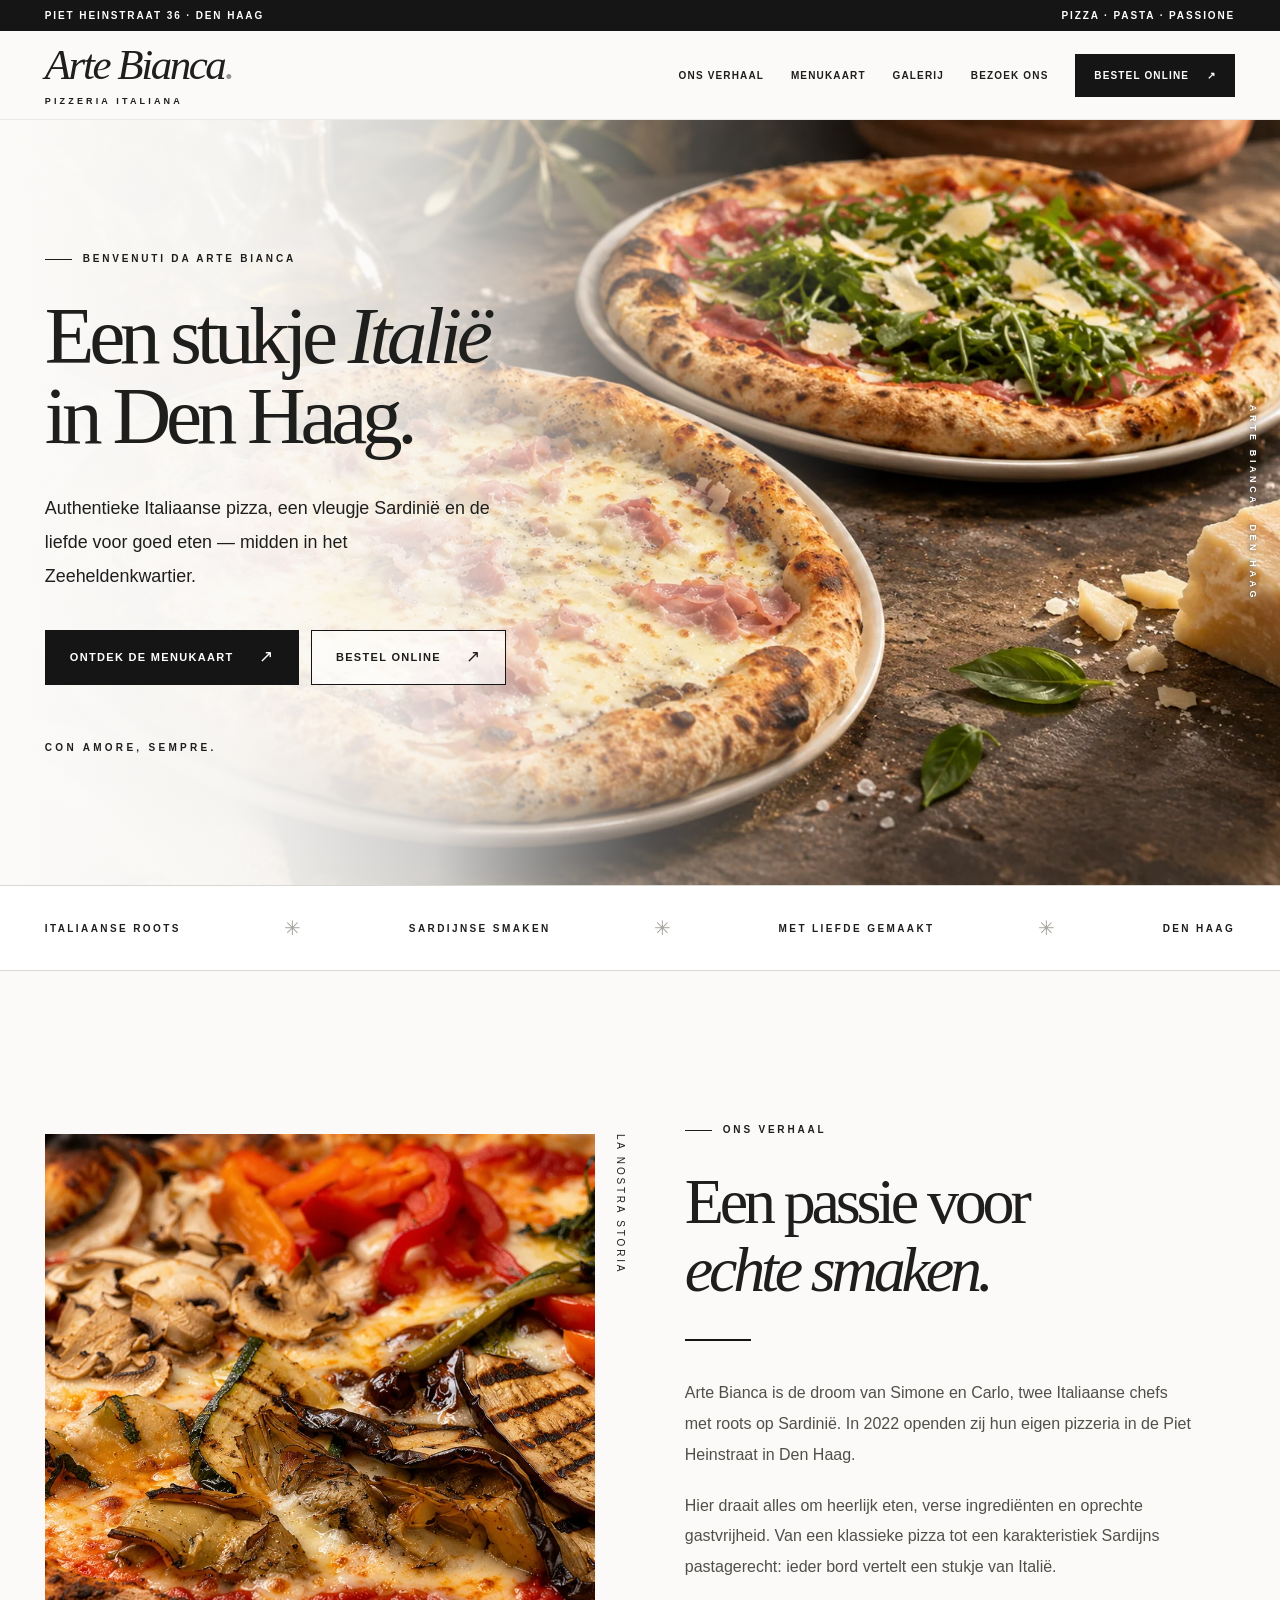
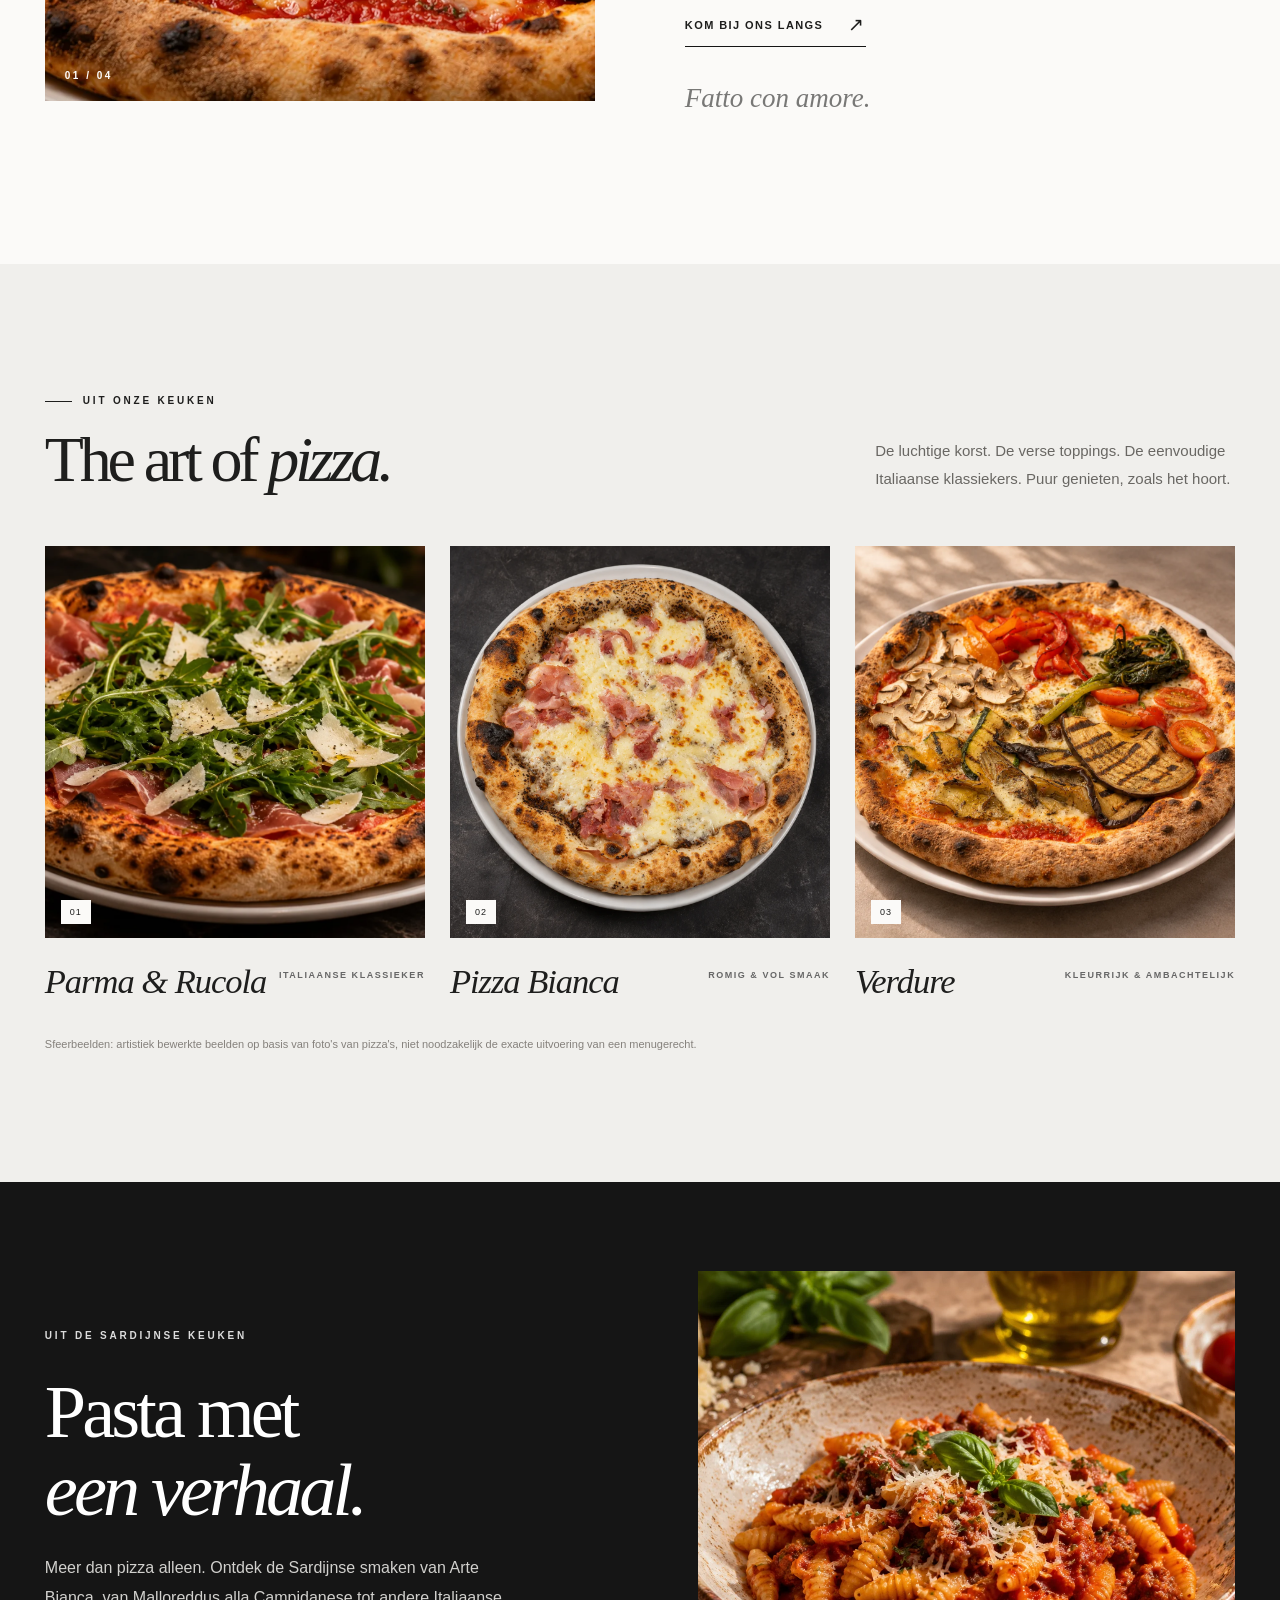
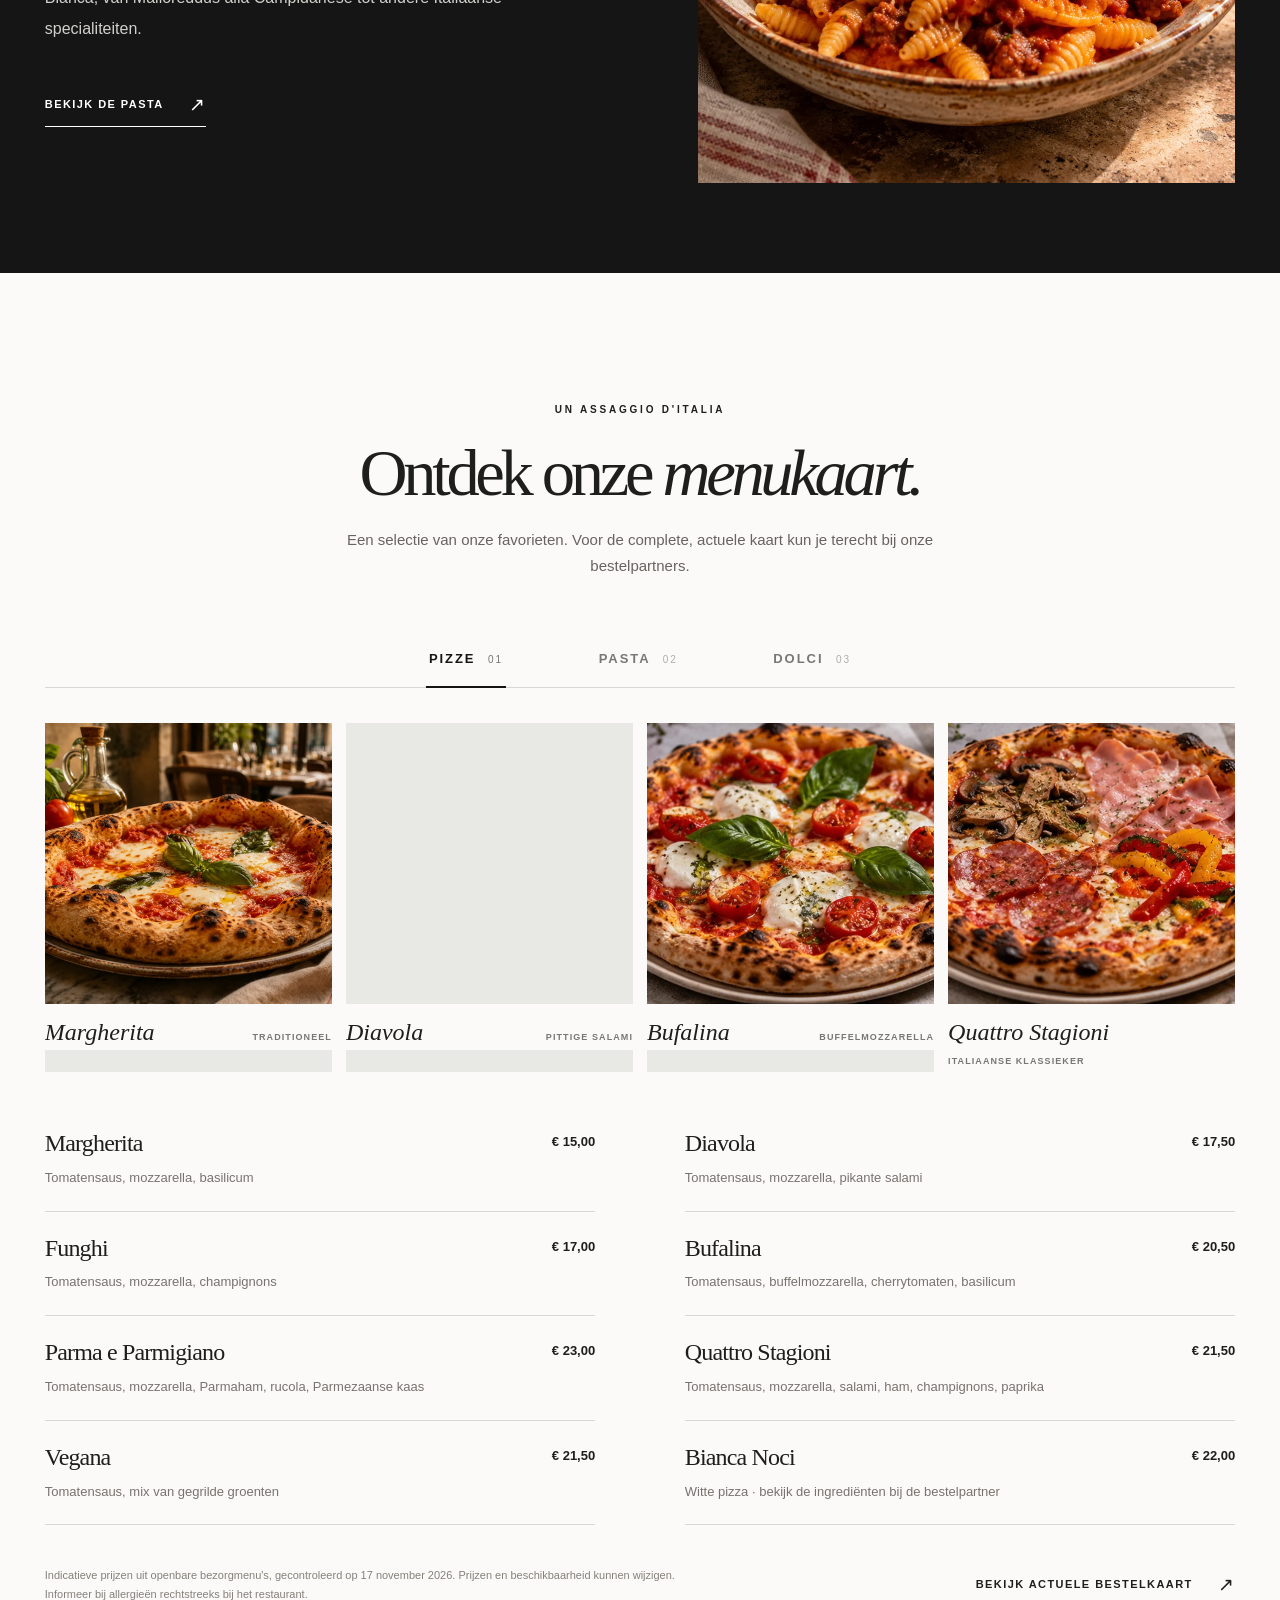
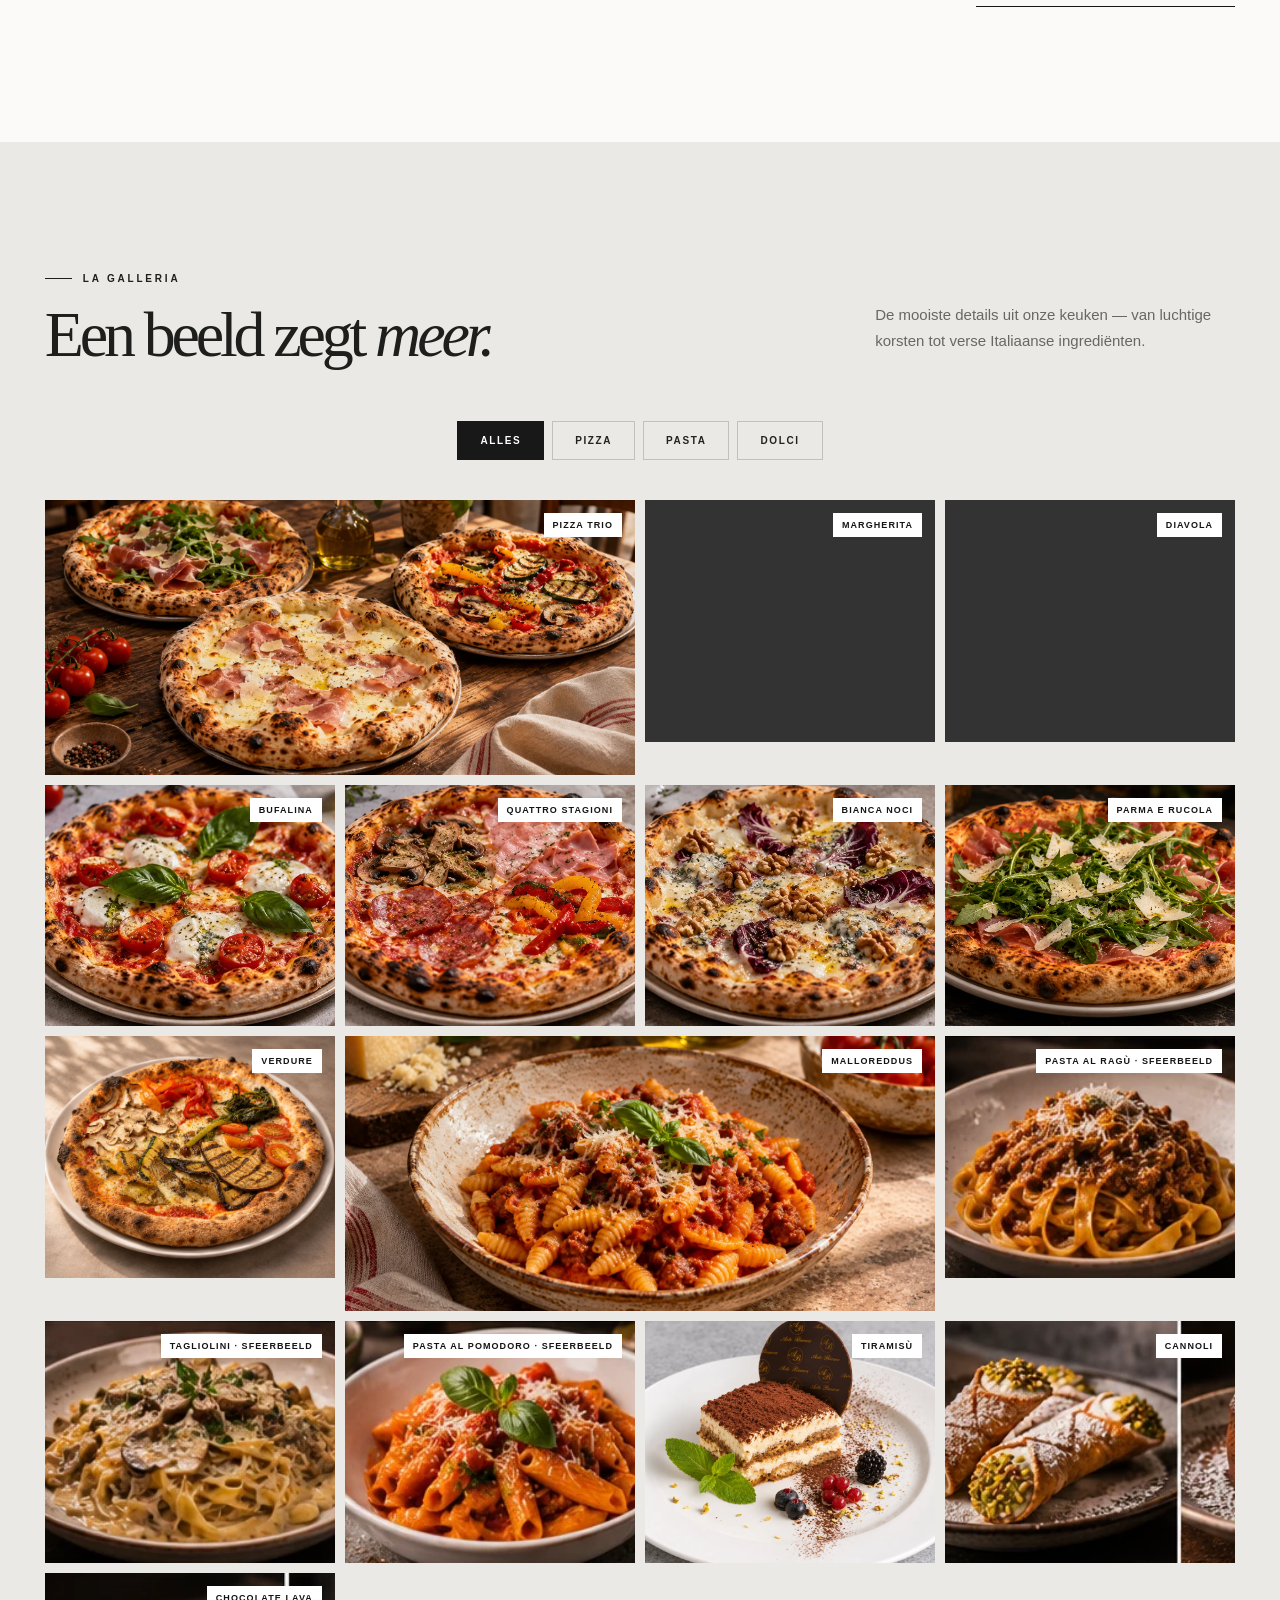
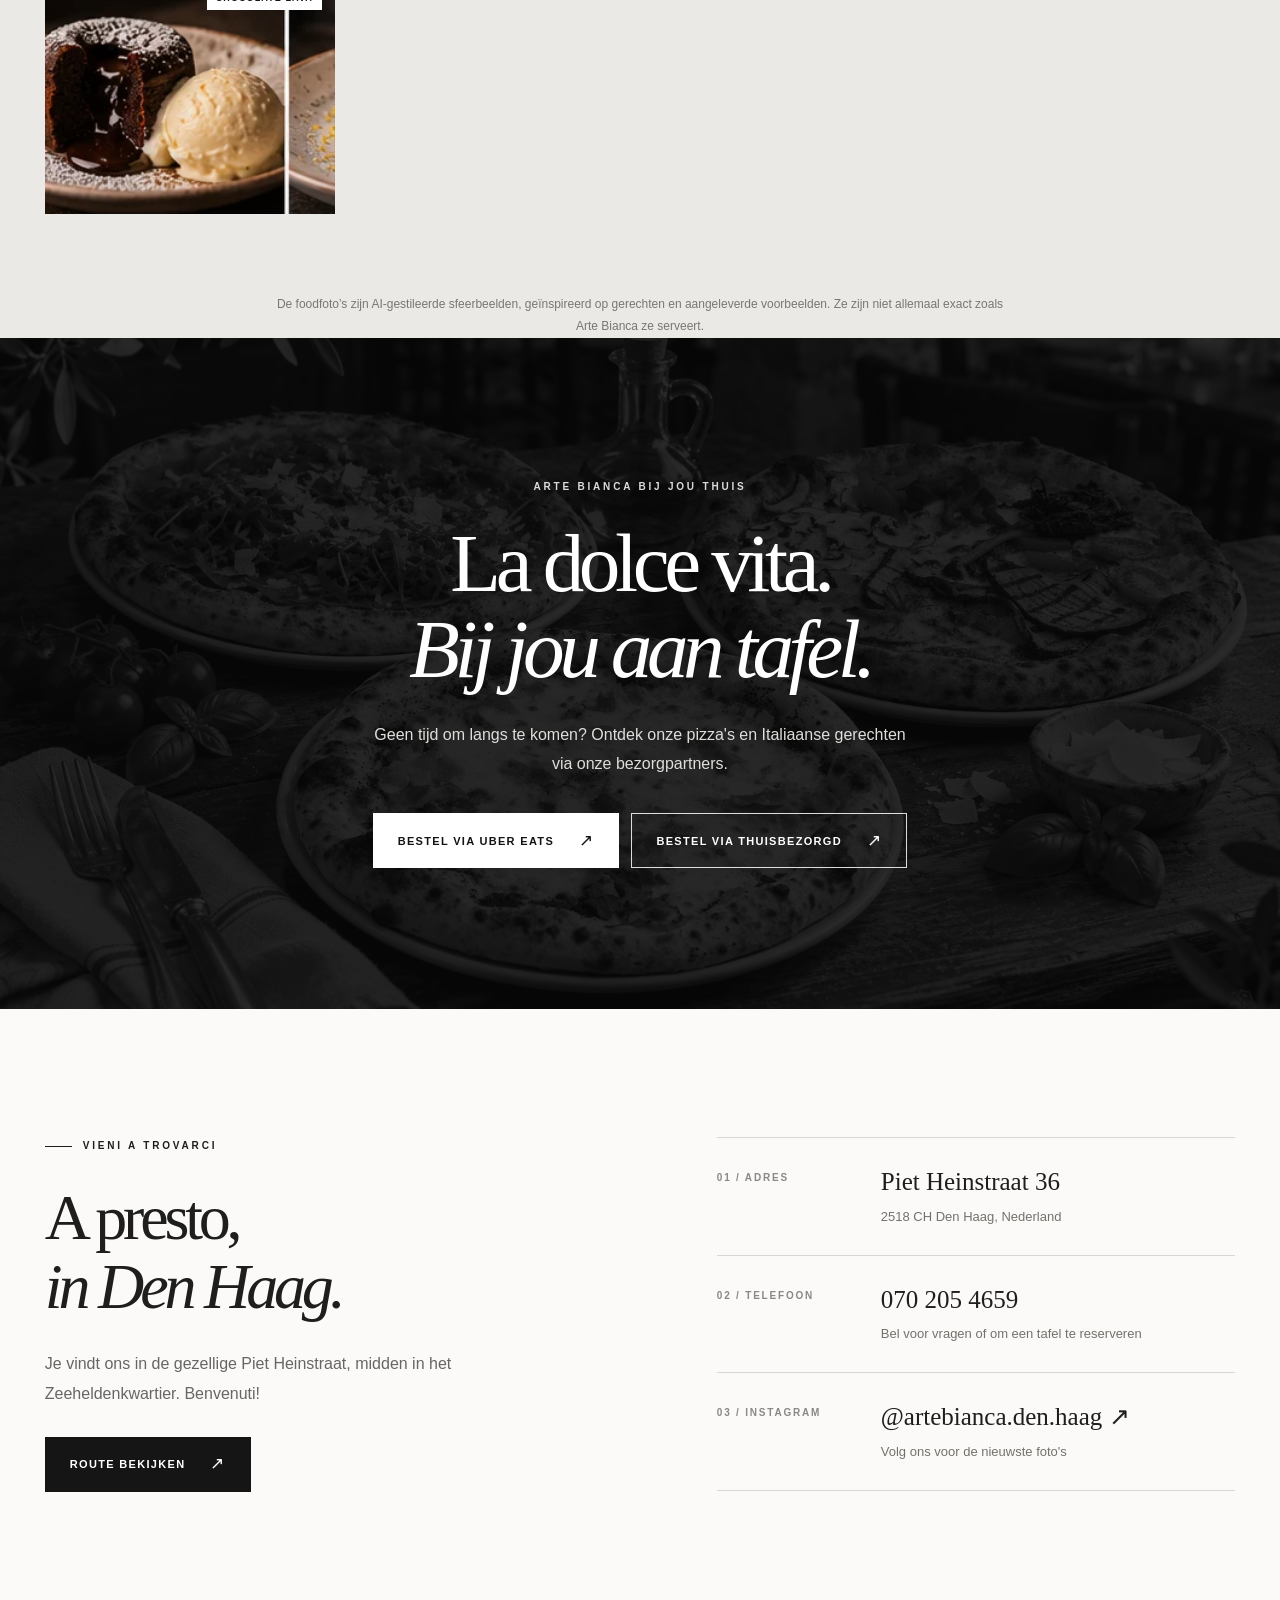
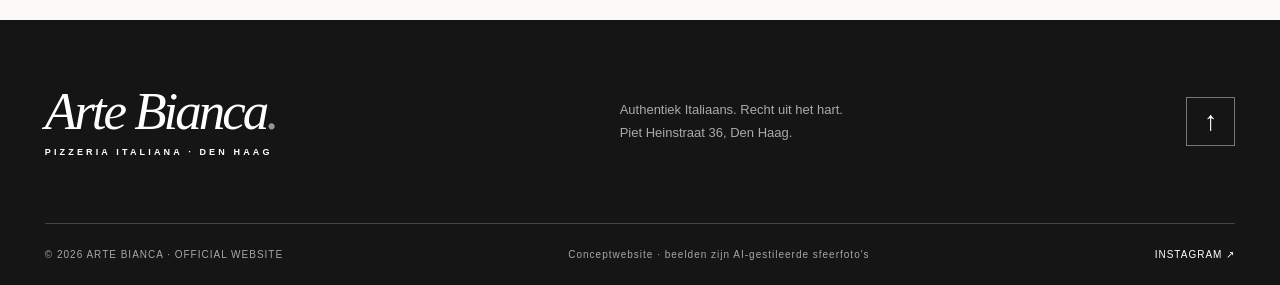
<file: index.html>
<!doctype html>
<html lang="nl">
<head>
<meta charset="utf-8"/>
<meta content="width=device-width, initial-scale=1" name="viewport"/>
<meta content="#fbfaf8" name="theme-color"/>
<meta content="Ontdek Arte Bianca in het Zeeheldenkwartier, Den Haag: ambachtelijke Italiaanse pizza en authentieke Sardijnse gerechten. Bekijk de menukaart en bestel online." name="description"/>
<meta content="website" property="og:type"/>
<meta content="Arte Bianca — Pizzeria Italiana in Den Haag" property="og:title"/>
<meta content="Italiaanse roots. Sardijnse ziel. Pizza met passie in de Piet Heinstraat." property="og:description"/>
<meta content="hero-two-pizzas.webp" property="og:image"/>
<link href="favicon.svg" rel="icon" type="image/svg+xml"/>
<link as="image" href="hero-two-pizzas.webp" rel="preload"/>
<link href="styles.css" rel="stylesheet"/>
<!-- Image files are uploaded directly to the repository root. -->
<style>
    .hero__image { background-image: url("hero-two-pizzas.webp") !important; }
    .order__background { background-image: url("three-pizzas.webp") !important; }
  </style>
<script defer="" src="script.js"></script>
<title>Arte Bianca — Pizzeria Italiana | Den Haag</title>
<style>
/* NOVEMBER 2026 PHOTO COLLECTION — custom design, black and white only. */
.photo-strip{display:grid;grid-template-columns:repeat(4,minmax(0,1fr));gap:14px;margin:10px 0 35px}
.photo-strip--two{grid-template-columns:repeat(2,minmax(0,1fr))}
.photo-strip--three{grid-template-columns:repeat(3,minmax(0,1fr))}
.photo-pick{min-width:0;display:block;margin:0;background:#e8e8e5;overflow:hidden}
.photo-pick img{width:100%;height:clamp(165px,22vw,290px);object-fit:cover;display:block;transition:transform .4s ease}
.photo-pick:hover img{transform:scale(1.045)}
.photo-pick figcaption{padding:15px 0 4px;display:flex;flex-wrap:wrap;align-items:baseline;justify-content:space-between;gap:9px;background:#fbfaf8}
.photo-pick strong{font:italic 24px/1.1 'Iowan Old Style',Baskerville,Georgia,serif;font-weight:400}
.photo-pick span{font:700 9px/1.5 'Helvetica Neue',Arial,sans-serif;letter-spacing:.12em;text-transform:uppercase;color:#777}
.feature-intro{background:#151515;color:white;padding:clamp(55px,7vw,110px) 0;overflow:hidden}
.feature-intro__inner{display:grid;grid-template-columns:1.05fr 1fr;align-items:center;gap:clamp(45px,7vw,110px)}
.feature-intro__inner img{width:100%;height:clamp(320px,40vw,570px);object-fit:cover}
.feature-intro h2{font:normal clamp(48px,5.8vw,88px)/1.04 'Iowan Old Style',Baskerville,Georgia,serif;letter-spacing:-.052em;margin:12px 0 24px}
.feature-intro h2 em{font-weight:400}
.feature-intro p:not(.eyebrow){color:#d1d0cd;font-size:16px;line-height:1.9;max-width:490px}
.feature-intro .text-link{border-color:#fff;margin-top:23px}
.photo-filter{display:flex;align-items:center;justify-content:center;flex-wrap:wrap;gap:8px;padding:0 4vw 40px}
.photo-filter button{cursor:pointer;border:1px solid #c3c0bc;background:transparent;padding:13px 22px;text-transform:uppercase;letter-spacing:.16em;font:700 10px 'Helvetica Neue',Arial,sans-serif;color:#222}
.photo-filter button.is-active,.photo-filter button:hover{background:#181818;color:#fff;border-color:#181818}
.gallery__grid{grid-template-columns:repeat(4,minmax(0,1fr));gap:10px;padding:0 clamp(20px,3.5vw,65px) 50px}
.gallery__tile{height:auto;aspect-ratio:1.2;min-height:0;grid-column:span 1!important;border:0;}
.gallery__tile--feature{grid-column:span 2!important;aspect-ratio:2.15}
.gallery__tile[hidden]{display:none!important}
.gallery__tile img{position:absolute;inset:0;width:100%;height:100%;object-fit:cover}
.gallery__tile:after{content:attr(data-title);position:absolute;right:13px;top:13px;background:#fff;color:#151515;font-size:9px;font-weight:750;letter-spacing:.12em;text-transform:uppercase;padding:7px 9px;max-width:calc(100% - 26px)}
.photo-notice{max-width:790px;margin:30px auto 0;padding:0 22px;text-align:center;color:#777;font-size:12px;line-height:1.8}
.menu-panel[hidden], [hidden]{display:none!important}
.photo-inline{display:block;width:100%;background:#ddd}
@media(max-width:850px){.feature-intro__inner{grid-template-columns:1fr}.feature-intro__inner img{height:400px}.photo-strip{grid-template-columns:repeat(2,minmax(0,1fr))}.photo-strip--three{grid-template-columns:repeat(2,minmax(0,1fr))}.gallery__grid{grid-template-columns:repeat(3,minmax(0,1fr))}}
@media(max-width:540px){.feature-intro__inner img{height:310px}.photo-strip,.photo-strip--two,.photo-strip--three{grid-template-columns:repeat(2,minmax(0,1fr));gap:12px}.photo-pick img{height:155px}.photo-pick strong{font-size:18px}.photo-pick figcaption{display:block}.photo-pick span{display:block;margin-top:5px}.gallery__grid{grid-template-columns:repeat(2,minmax(0,1fr));gap:7px;padding:0 10px 30px}.gallery__tile{aspect-ratio:1;grid-column:span 1!important}.gallery__tile--feature{grid-column:span 2!important;aspect-ratio:1.65}.gallery__tile::after{font-size:8px;top:7px;right:7px;padding:5px}.photo-filter{gap:6px;padding-bottom:25px}.photo-filter button{font-size:9px;padding:11px 13px}.feature-intro h2{font-size:51px}}
</style></head>
<body>
<a class="skip-link" href="#main">Ga naar inhoud</a>
<div aria-label="Restaurantinformatie" class="announcement">
<div class="container announcement__inner">
<span>PIET HEINSTRAAT 36 · DEN HAAG</span>
<span class="announcement__right">PIZZA · PASTA · PASSIONE</span>
</div>
</div>
<header class="site-header" id="top">
<div class="container site-header__inner">
<a aria-label="Arte Bianca — naar boven" class="brand" href="#top">
<span class="brand__name">Arte Bianca<span class="brand__dot">.</span></span>
<span class="brand__tag">PIZZERIA ITALIANA</span>
</a>
<button aria-controls="main-nav" aria-expanded="false" aria-label="Open navigatie" class="menu-toggle" id="menu-toggle">
<span></span><span></span><span></span>
</button>
<nav aria-label="Hoofdnavigatie" class="nav" id="main-nav">
<a href="#verhaal">Ons verhaal</a>
<a href="#menukaart">Menukaart</a>
<a href="#galerij">Galerij</a>
<a href="#bezoek">Bezoek ons</a>
<a class="nav__order" href="#bestellen">Bestel online <span aria-hidden="true">↗</span></a>
</nav>
</div>
</header>
<main id="main">
<section aria-labelledby="hero-title" class="hero">
<div aria-label="Twee ambachtelijke pizza's met luchtige korst, kaas, rucola en parmaham" class="hero__image" role="img"></div>
<div class="container hero__content">
<div class="hero__copy">
<p class="eyebrow"><span class="eyebrow__dash"></span> BENVENUTI DA ARTE BIANCA</p>
<h1 id="hero-title">Een stukje <em>Italië</em><br/>in Den Haag.</h1>
<p class="hero__description">Authentieke Italiaanse pizza, een vleugje Sardinië en de liefde voor goed eten — midden in het Zeeheldenkwartier.</p>
<div class="button-row">
<a class="btn btn--dark" href="#menukaart">Ontdek de menukaart <span aria-hidden="true">↗</span></a>
<a class="btn btn--outline" href="#bestellen">Bestel online <span aria-hidden="true">↗</span></a>
</div>
<p class="hero__footnote">CON AMORE, SEMPRE.</p>
</div>
</div>
<div aria-hidden="true" class="hero__side-note">ARTE BIANCA · DEN HAAG</div>
</section>
<div aria-label="Onze keuken" class="ticker">
<div class="container ticker__inner">
<span>ITALIAANSE ROOTS</span><span class="ticker__star">✳</span>
<span>SARDIJNSE SMAKEN</span><span class="ticker__star">✳</span>
<span>MET LIEFDE GEMAAKT</span><span class="ticker__star">✳</span>
<span>DEN HAAG</span>
</div>
</div>
<section aria-labelledby="story-title" class="section story" id="verhaal">
<div class="container story__grid">
<div class="story__visual reveal">
<img alt="Ambachtelijke pizza met gegrilde groenten op een donker tafelblad" height="941" loading="lazy" src="verdure-dark.webp" width="1672"/>
<span class="story__vertical">LA NOSTRA STORIA</span>
<span class="story__number">01 / 04</span>
</div>
<div class="story__copy reveal">
<p class="eyebrow"><span class="eyebrow__dash"></span> ONS VERHAAL</p>
<h2 class="section-title" id="story-title">Een passie voor<br/><em>echte smaken.</em></h2>
<div class="rule-short"></div>
<p>Arte Bianca is de droom van Simone en Carlo, twee Italiaanse chefs met roots op Sardinië. In 2022 openden zij hun eigen pizzeria in de Piet Heinstraat in Den Haag.</p>
<p>Hier draait alles om heerlijk eten, verse ingrediënten en oprechte gastvrijheid. Van een klassieke pizza tot een karakteristiek Sardijns pastagerecht: ieder bord vertelt een stukje van Italië.</p>
<a class="text-link" href="#bezoek">Kom bij ons langs <span aria-hidden="true">↗</span></a>
<span aria-hidden="true" class="story__script">Fatto con amore.</span>
</div>
</div>
</section>
<section aria-labelledby="signature-title" class="section signature">
<div class="container">
<div class="section-heading reveal">
<div>
<p class="eyebrow"><span class="eyebrow__dash"></span> UIT ONZE KEUKEN</p>
<h2 class="section-title" id="signature-title">The art of <em>pizza.</em></h2>
</div>
<p>De luchtige korst. De verse toppings. De eenvoudige Italiaanse klassiekers. Puur genieten, zoals het hoort.</p>
</div>
<div class="signature__grid">
<article class="food-card reveal">
<div class="food-card__image"><img alt="Pizza met Parmaham, rucola en schaafsel Parmezaanse kaas" height="941" loading="lazy" src="parma-rucola.webp" width="1672"/><span class="food-card__index">01</span></div>
<div class="food-card__body"><h3>Parma &amp; Rucola</h3><span>ITALIAANSE KLASSIEKER</span></div>
</article>
<article class="food-card reveal">
<div class="food-card__image"><img alt="Witte pizza met romige kaas en roze ham" height="1254" loading="lazy" src="bianca-pizza.webp" width="1254"/><span class="food-card__index">02</span></div>
<div class="food-card__body"><h3>Pizza Bianca</h3><span>ROMIG &amp; VOL SMAAK</span></div>
</article>
<article class="food-card reveal">
<div class="food-card__image"><img alt="Pizza met gegrilde aubergine, champignons, paprika en tomaat" height="1086" loading="lazy" src="verdure-light.webp" width="1448"/><span class="food-card__index">03</span></div>
<div class="food-card__body"><h3>Verdure</h3><span>KLEURRIJK &amp; AMBACHTELIJK</span></div>
</article>
</div>
<p class="image-disclaimer">Sfeerbeelden: artistiek bewerkte beelden op basis van foto's van pizza's, niet noodzakelijk de exacte uitvoering van een menugerecht.</p>
</div>
</section><section aria-labelledby="feature-title" class="feature-intro" id="pasta-special">
<div class="container feature-intro__inner">
<div><p class="eyebrow eyebrow--light">UIT DE SARDIJNSE KEUKEN</p><h2 id="feature-title">Pasta met<br/><em>een verhaal.</em></h2><p>Meer dan pizza alleen. Ontdek de Sardijnse smaken van Arte Bianca, van Malloreddus alla Campidanese tot andere Italiaanse specialiteiten.</p><a class="text-link" data-show-pasta="true" href="#menukaart">Bekijk de pasta <span aria-hidden="true">↗</span></a></div>
<img alt="Sfeerbeeld Malloreddus alla Campidanese, Sardijnse pasta in tomatensaus" height="1024" loading="lazy" src="pasta-malloreddus-campidanese.webp" width="1536"/>
</div>
</section>
<section aria-labelledby="menu-title" class="section menu-section" id="menukaart">
<div class="container">
<div class="menu-section__heading reveal">
<p class="eyebrow eyebrow--center">UN ASSAGGIO D'ITALIA</p>
<h2 class="section-title" id="menu-title">Ontdek onze <em>menukaart.</em></h2>
<p>Een selectie van onze favorieten. Voor de complete, actuele kaart kun je terecht bij onze bestelpartners.</p>
</div>
<div aria-label="Menucategorieën" class="tabs" role="tablist">
<button aria-controls="panel-pizza" aria-selected="true" class="tab is-active" data-tab="pizza" id="tab-pizza" role="tab">Pizze <span>01</span></button>
<button aria-controls="panel-pasta" aria-selected="false" class="tab" data-tab="pasta" id="tab-pasta" role="tab" tabindex="-1">Pasta <span>02</span></button>
<button aria-controls="panel-dolci" aria-selected="false" class="tab" data-tab="dolci" id="tab-dolci" role="tab" tabindex="-1">Dolci <span>03</span></button>
</div>
<div aria-labelledby="tab-pizza" class="menu-panel" data-panel="pizza" id="panel-pizza" role="tabpanel"><div aria-label="Sfeerbeelden pizza" class="photo-strip"><figure class="photo-pick"><img alt="Margherita, gestileerd sfeerbeeld voor de Arte Bianca website" decoding="async" height="650" loading="lazy" src="pizza-margherita-editorial.webp" width="850"/><figcaption><strong>Margherita</strong><span>Traditioneel</span></figcaption></figure><figure class="photo-pick"><img alt="Diavola, gestileerd sfeerbeeld voor de Arte Bianca website" decoding="async" height="650" loading="lazy" src="pizza-diavola-classic.webp" width="850"/><figcaption><strong>Diavola</strong><span>Pittige salami</span></figcaption></figure><figure class="photo-pick"><img alt="Bufalina, gestileerd sfeerbeeld voor de Arte Bianca website" decoding="async" height="650" loading="lazy" src="pizza-bufalina.webp" width="850"/><figcaption><strong>Bufalina</strong><span>Buffelmozzarella</span></figcaption></figure><figure class="photo-pick"><img alt="Quattro Stagioni, gestileerd sfeerbeeld voor de Arte Bianca website" decoding="async" height="650" loading="lazy" src="pizza-quattro-stagioni.webp" width="850"/><figcaption><strong>Quattro Stagioni</strong><span>Italiaanse klassieker</span></figcaption></figure></div>
<div class="menu-list">
<div class="menu-item"><div><h3>Margherita</h3><p>Tomatensaus, mozzarella, basilicum</p></div><strong>€ 15,00</strong></div>
<div class="menu-item"><div><h3>Diavola</h3><p>Tomatensaus, mozzarella, pikante salami</p></div><strong>€ 17,50</strong></div>
<div class="menu-item"><div><h3>Funghi</h3><p>Tomatensaus, mozzarella, champignons</p></div><strong>€ 17,00</strong></div>
<div class="menu-item"><div><h3>Bufalina</h3><p>Tomatensaus, buffelmozzarella, cherrytomaten, basilicum</p></div><strong>€ 20,50</strong></div>
<div class="menu-item"><div><h3>Parma e Parmigiano</h3><p>Tomatensaus, mozzarella, Parmaham, rucola, Parmezaanse kaas</p></div><strong>€ 23,00</strong></div>
<div class="menu-item"><div><h3>Quattro Stagioni</h3><p>Tomatensaus, mozzarella, salami, ham, champignons, paprika</p></div><strong>€ 21,50</strong></div>
<div class="menu-item"><div><h3>Vegana</h3><p>Tomatensaus, mix van gegrilde groenten</p></div><strong>€ 21,50</strong></div>
<div class="menu-item"><div><h3>Bianca Noci</h3><p>Witte pizza · bekijk de ingrediënten bij de bestelpartner</p></div><strong>€ 22,00</strong></div>
</div>
</div>
<div aria-labelledby="tab-pasta" class="menu-panel" data-panel="pasta" hidden="" id="panel-pasta" role="tabpanel"><div aria-label="Sfeerbeelden pasta" class="photo-strip"><figure class="photo-pick"><img alt="Malloreddus, gestileerd sfeerbeeld voor de Arte Bianca website" decoding="async" height="650" loading="lazy" src="pasta-malloreddus-campidanese.webp" width="850"/><figcaption><strong>Malloreddus</strong><span>Sardijnse specialiteit</span></figcaption></figure><figure class="photo-pick"><img alt="Pasta al ragù, gestileerd sfeerbeeld voor de Arte Bianca website" decoding="async" height="650" loading="lazy" src="pasta-tagliatelle-ragu-concept.webp" width="850"/><figcaption><strong>Pasta al ragù</strong><span>Sfeerbeeld</span></figcaption></figure><figure class="photo-pick"><img alt="Tagliolini, gestileerd sfeerbeeld voor de Arte Bianca website" decoding="async" height="650" loading="lazy" src="pasta-tagliolini-truffle.webp" width="850"/><figcaption><strong>Tagliolini</strong><span>Sfeerbeeld</span></figcaption></figure><figure class="photo-pick"><img alt="Pasta al pomodoro, gestileerd sfeerbeeld voor de Arte Bianca website" decoding="async" height="650" loading="lazy" src="pasta-tomato-concept.webp" width="850"/><figcaption><strong>Pasta al pomodoro</strong><span>Sfeerbeeld</span></figcaption></figure></div>
<div class="menu-list">
<div class="menu-item"><div><h3>Malloreddus alla Campidanese</h3><p>Verse Sardijnse pasta met Italiaanse saucijs en tomatensaus</p></div><strong>€ 23,50</strong></div>
<div class="menu-item"><div><h3>Spaghetti alle Vongole</h3><p>Spaghetti met venusschelpen, knoflook en Italiaanse kruiden</p></div><strong>€ 26,50</strong></div>
</div>
</div>
<div aria-labelledby="tab-dolci" class="menu-panel" data-panel="dolci" hidden="" id="panel-dolci" role="tabpanel"><div aria-label="Sfeerbeelden dolci" class="photo-strip photo-strip--three"><figure class="photo-pick"><img alt="Tiramisù, gestileerd sfeerbeeld voor de Arte Bianca website" decoding="async" height="650" loading="lazy" src="[data-uri]" width="850"/><figcaption><strong>Tiramisù</strong><span>Naar voorbeeld van Arte Bianca</span></figcaption></figure><figure class="photo-pick"><img alt="Cannoli Siciliani, gestileerd sfeerbeeld voor de Arte Bianca website" decoding="async" height="650" loading="lazy" src="dessert-cannoli-siciliani.webp" width="850"/><figcaption><strong>Cannoli Siciliani</strong><span>Siciliaanse klassieker</span></figcaption></figure><figure class="photo-pick"><img alt="Chocolate lava, gestileerd sfeerbeeld voor de Arte Bianca website" decoding="async" height="650" loading="lazy" src="dessert-chocolate-lava.webp" width="850"/><figcaption><strong>Chocolate lava</strong><span>Sfeerbeeld</span></figcaption></figure></div>
<div class="menu-list">
<div class="menu-item"><div><h3>Tiramisù</h3><p>Italiaanse dessertklassieker</p></div><strong>€ 10,00</strong></div>
<div class="menu-item"><div><h3>Cannolo Siciliano</h3><p>Traditioneel Siciliaans dessert</p></div><strong>€ 10,00</strong></div>
<div class="menu-item"><div><h3>Lavacake Pistacchio</h3><p>Warme pistache-lavacake</p></div><strong>€ 10,00</strong></div>
</div>
</div>
<div class="menu-bottom"><p>Indicatieve prijzen uit openbare bezorgmenu's, gecontroleerd op 17 november 2026. Prijzen en beschikbaarheid kunnen wijzigen. Informeer bij allergieën rechtstreeks bij het restaurant.</p><a class="text-link" href="#bestellen">Bekijk actuele bestelkaart <span aria-hidden="true">↗</span></a></div>
</div>
</section>
<section aria-labelledby="gallery-title" class="gallery" id="galerij">
<div class="container gallery__heading reveal">
<div><p class="eyebrow"><span class="eyebrow__dash"></span> LA GALLERIA</p><h2 class="section-title" id="gallery-title">Een beeld zegt <em>meer.</em></h2></div>
<p>De mooiste details uit onze keuken — van luchtige korsten tot verse Italiaanse ingrediënten.</p>
</div>
<div aria-label="Filter de fotogalerij" class="photo-filter" role="group">
<button aria-pressed="true" class="is-active" data-photo-filter="all" type="button">Alles</button>
<button aria-pressed="false" data-photo-filter="pizza" type="button">Pizza</button>
<button aria-pressed="false" data-photo-filter="pasta" type="button">Pasta</button>
<button aria-pressed="false" data-photo-filter="dolci" type="button">Dolci</button>
</div><div class="gallery__grid"><button aria-label="Bekijk Pizza trio" class="gallery__tile gallery__tile--feature" data-caption="Pizza trio" data-lightbox="pizza-trio-table.webp" data-photo-category="pizza" data-title="Pizza trio" type="button"><img alt="Illustratief sfeerbeeld: Pizza trio" decoding="async" height="650" loading="lazy" src="pizza-trio-table.webp" width="930"/><span class="gallery__zoom">BEKIJK FOTO ↗</span></button><button aria-label="Bekijk Margherita" class="gallery__tile" data-caption="Margherita" data-lightbox="pizza-margherita-editorial.webp" data-photo-category="pizza" data-title="Margherita" type="button"><img alt="Illustratief sfeerbeeld: Margherita" decoding="async" height="650" loading="lazy" src="pizza-margherita-editorial.webp" width="930"/><span class="gallery__zoom">BEKIJK FOTO ↗</span></button><button aria-label="Bekijk Diavola" class="gallery__tile" data-caption="Diavola" data-lightbox="pizza-diavola-basil.webp" data-photo-category="pizza" data-title="Diavola" type="button"><img alt="Illustratief sfeerbeeld: Diavola" decoding="async" height="650" loading="lazy" src="pizza-diavola-basil.webp" width="930"/><span class="gallery__zoom">BEKIJK FOTO ↗</span></button><button aria-label="Bekijk Bufalina" class="gallery__tile" data-caption="Bufalina" data-lightbox="pizza-bufalina.webp" data-photo-category="pizza" data-title="Bufalina" type="button"><img alt="Illustratief sfeerbeeld: Bufalina" decoding="async" height="650" loading="lazy" src="pizza-bufalina.webp" width="930"/><span class="gallery__zoom">BEKIJK FOTO ↗</span></button><button aria-label="Bekijk Quattro Stagioni" class="gallery__tile" data-caption="Quattro Stagioni" data-lightbox="pizza-quattro-stagioni.webp" data-photo-category="pizza" data-title="Quattro Stagioni" type="button"><img alt="Illustratief sfeerbeeld: Quattro Stagioni" decoding="async" height="650" loading="lazy" src="pizza-quattro-stagioni.webp" width="930"/><span class="gallery__zoom">BEKIJK FOTO ↗</span></button><button aria-label="Bekijk Bianca Noci" class="gallery__tile" data-caption="Bianca Noci" data-lightbox="pizza-bianca-noci.webp" data-photo-category="pizza" data-title="Bianca Noci" type="button"><img alt="Illustratief sfeerbeeld: Bianca Noci" decoding="async" height="650" loading="lazy" src="pizza-bianca-noci.webp" width="930"/><span class="gallery__zoom">BEKIJK FOTO ↗</span></button><button aria-label="Bekijk Parma e rucola" class="gallery__tile" data-caption="Parma e rucola" data-lightbox="parma-rucola.webp" data-photo-category="pizza" data-title="Parma e rucola" type="button"><img alt="Illustratief sfeerbeeld: Parma e rucola" decoding="async" height="650" loading="lazy" src="parma-rucola.webp" width="930"/><span class="gallery__zoom">BEKIJK FOTO ↗</span></button><button aria-label="Bekijk Verdure" class="gallery__tile" data-caption="Verdure" data-lightbox="verdure-light.webp" data-photo-category="pizza" data-title="Verdure" type="button"><img alt="Illustratief sfeerbeeld: Verdure" decoding="async" height="650" loading="lazy" src="verdure-light.webp" width="930"/><span class="gallery__zoom">BEKIJK FOTO ↗</span></button><button aria-label="Bekijk Malloreddus" class="gallery__tile gallery__tile--feature" data-caption="Malloreddus" data-lightbox="pasta-malloreddus-campidanese.webp" data-photo-category="pasta" data-title="Malloreddus" type="button"><img alt="Illustratief sfeerbeeld: Malloreddus" decoding="async" height="650" loading="lazy" src="pasta-malloreddus-campidanese.webp" width="930"/><span class="gallery__zoom">BEKIJK FOTO ↗</span></button><button aria-label="Bekijk Pasta al ragù · sfeerbeeld" class="gallery__tile" data-caption="Pasta al ragù · sfeerbeeld" data-lightbox="pasta-tagliatelle-ragu-concept.webp" data-photo-category="pasta" data-title="Pasta al ragù · sfeerbeeld" type="button"><img alt="Illustratief sfeerbeeld: Pasta al ragù · sfeerbeeld" decoding="async" height="650" loading="lazy" src="pasta-tagliatelle-ragu-concept.webp" width="930"/><span class="gallery__zoom">BEKIJK FOTO ↗</span></button><button aria-label="Bekijk Tagliolini · sfeerbeeld" class="gallery__tile" data-caption="Tagliolini · sfeerbeeld" data-lightbox="pasta-tagliolini-truffle.webp" data-photo-category="pasta" data-title="Tagliolini · sfeerbeeld" type="button"><img alt="Illustratief sfeerbeeld: Tagliolini · sfeerbeeld" decoding="async" height="650" loading="lazy" src="pasta-tagliolini-truffle.webp" width="930"/><span class="gallery__zoom">BEKIJK FOTO ↗</span></button><button aria-label="Bekijk Pasta al pomodoro · sfeerbeeld" class="gallery__tile" data-caption="Pasta al pomodoro · sfeerbeeld" data-lightbox="pasta-tomato-concept.webp" data-photo-category="pasta" data-title="Pasta al pomodoro · sfeerbeeld" type="button"><img alt="Illustratief sfeerbeeld: Pasta al pomodoro · sfeerbeeld" decoding="async" height="650" loading="lazy" src="pasta-tomato-concept.webp" width="930"/><span class="gallery__zoom">BEKIJK FOTO ↗</span></button><button aria-label="Bekijk Tiramisù" class="gallery__tile" data-caption="Tiramisù" data-inline-lightbox="true" data-lightbox="dessert-tiramisu.webp" data-photo-category="dolci" data-title="Tiramisù" type="button"><img alt="Illustratief sfeerbeeld: Tiramisù" decoding="async" height="650" loading="lazy" src="[data-uri]" width="930"/><span class="gallery__zoom">BEKIJK FOTO ↗</span></button><button aria-label="Bekijk Cannoli" class="gallery__tile" data-caption="Cannoli" data-lightbox="dessert-cannoli-siciliani.webp" data-photo-category="dolci" data-title="Cannoli" type="button"><img alt="Illustratief sfeerbeeld: Cannoli" decoding="async" height="650" loading="lazy" src="dessert-cannoli-siciliani.webp" width="930"/><span class="gallery__zoom">BEKIJK FOTO ↗</span></button><button aria-label="Bekijk Chocolate lava" class="gallery__tile" data-caption="Chocolate lava" data-lightbox="dessert-chocolate-lava.webp" data-photo-category="dolci" data-title="Chocolate lava" type="button"><img alt="Illustratief sfeerbeeld: Chocolate lava" decoding="async" height="650" loading="lazy" src="dessert-chocolate-lava.webp" width="930"/><span class="gallery__zoom">BEKIJK FOTO ↗</span></button></div><p class="photo-notice">De foodfoto’s zijn AI-gestileerde sfeerbeelden, geïnspireerd op gerechten en aangeleverde voorbeelden. Ze zijn niet allemaal exact zoals Arte Bianca ze serveert.</p>
</section>
<section aria-labelledby="order-title" class="order" id="bestellen">
<div class="order__background"></div>
<div class="container order__inner reveal">
<p class="eyebrow eyebrow--light">ARTE BIANCA BIJ JOU THUIS</p>
<h2 id="order-title">La dolce vita.<br/><em>Bij jou aan tafel.</em></h2>
<p>Geen tijd om langs te komen? Ontdek onze pizza's en Italiaanse gerechten via onze bezorgpartners.</p>
<div class="order__buttons">
<a class="btn btn--light" href="https://www.ubereats.com/nl/store/arte-bianca/zG4J7jb5Qji3SF6A-7-eRw" rel="noopener noreferrer" target="_blank">Bestel via Uber Eats <span aria-hidden="true">↗</span></a>
<a class="btn btn--white-outline" href="https://www.thuisbezorgd.nl/menu/arte-bianca" rel="noopener noreferrer" target="_blank">Bestel via Thuisbezorgd <span aria-hidden="true">↗</span></a>
</div>
</div>
</section>
<section aria-labelledby="visit-title" class="section visit" id="bezoek">
<div class="container visit__grid">
<div class="visit__heading reveal">
<p class="eyebrow"><span class="eyebrow__dash"></span> VIENI A TROVARCI</p>
<h2 class="section-title" id="visit-title">A presto,<br/><em>in Den Haag.</em></h2>
<p>Je vindt ons in de gezellige Piet Heinstraat, midden in het Zeeheldenkwartier. Benvenuti!</p>
<a class="btn btn--dark" href="https://www.google.com/maps/search/?api=1&amp;query=Piet+Heinstraat+36%2C+2518+CH+Den+Haag" rel="noopener noreferrer" target="_blank">Route bekijken <span aria-hidden="true">↗</span></a>
</div>
<div class="visit__details reveal">
<div class="visit__detail"><span>01 / ADRES</span><div><strong>Piet Heinstraat 36</strong><p>2518 CH Den Haag, Nederland</p></div></div>
<div class="visit__detail"><span>02 / TELEFOON</span><div><a href="tel:+31702054659"><strong>070 205 4659</strong></a><p>Bel voor vragen of om een tafel te reserveren</p></div></div>
<div class="visit__detail"><span>03 / INSTAGRAM</span><div><a href="https://www.instagram.com/artebianca.den.haag/" rel="noopener noreferrer" target="_blank"><strong>@artebianca.den.haag ↗</strong></a><p>Volg ons voor de nieuwste foto's</p></div></div>
</div>
</div>
</section>
</main>
<footer class="footer">
<div class="container footer__top">
<a aria-label="Arte Bianca — terug naar boven" class="brand brand--footer" href="#top"><span class="brand__name">Arte Bianca<span class="brand__dot">.</span></span><span class="brand__tag">PIZZERIA ITALIANA · DEN HAAG</span></a>
<p>Authentiek Italiaans. Recht uit het hart.<br/>Piet Heinstraat 36, Den Haag.</p>
<a aria-label="Terug naar boven" class="footer__up" href="#top">↑</a>
</div>
<div class="container footer__bottom"><span>© <span id="year">2026</span> ARTE BIANCA · OFFICIAL WEBSITE </span><span>Conceptwebsite · beelden zijn AI-gestileerde sfeerfoto's</span><a href="https://www.instagram.com/artebianca.den.haag/" rel="noopener noreferrer" target="_blank">INSTAGRAM ↗</a></div>
</footer>
<dialog aria-label="Fotogalerij" class="lightbox" id="lightbox">
<button aria-label="Sluit foto" class="lightbox__close" id="lightbox-close">×</button>
<img alt="" id="lightbox-image"/>
<p id="lightbox-caption"></p>
</dialog>
<script>
// Additions for the photo collection. The original menu, mobile navigation and lightbox are managed by script.js.
document.addEventListener('DOMContentLoaded', function () {
  const filterButtons = [...document.querySelectorAll('[data-photo-filter]')];
  const pictures = [...document.querySelectorAll('[data-photo-category]')];
  filterButtons.forEach(button => button.addEventListener('click', function () {
    const filter = this.dataset.photoFilter;
    filterButtons.forEach(b => {const active = b === this; b.classList.toggle('is-active',active); b.setAttribute('aria-pressed',String(active));});
    pictures.forEach(p => p.hidden = filter !== 'all' && p.dataset.photoCategory !== filter);
  }));
  document.querySelectorAll('[data-inline-lightbox]').forEach(button => {
    const img = button.querySelector('img');
    if (img) button.dataset.lightbox = img.src;
  });
  document.querySelectorAll('[data-show-pasta]').forEach(link => link.addEventListener('click', function(){
    const tab=document.getElementById('tab-pasta'); if (tab) tab.click();
  }));
  document.querySelectorAll('img').forEach(img => img.addEventListener('error', function(){
    const value = this.getAttribute('src') || '';
    if (!value.startsWith('data:') && !value.startsWith('assets/') && !this.dataset.triedFallback) {
       this.dataset.triedFallback='true'; this.src = 'assets/images/' + value.replace(/^\.\//,'');
    }
  }));
});
</script></body>
</html>
</file>
<file: styles.css>
/* ARTE BIANCA — minimal editorial restaurant demo
   Static, responsive, no dependencies. Built for GitHub Pages. */
:root {
  --black: #151515;
  --ink: #1e1e1d;
  --muted: #75746f;
  --light: #f6f5f2;
  --cream: #fbfaf8;
  --line: #d8d7d2;
  --white: #fff;
  --serif: 'Iowan Old Style', 'Baskerville', 'Palatino Linotype', 'Book Antiqua', Georgia, serif;
  --sans: 'Helvetica Neue', Helvetica, Arial, sans-serif;
  --space: clamp(4.5rem, 10vw, 9rem);
}
*, *::before, *::after { box-sizing: border-box; }
html { scroll-behavior: smooth; scroll-padding-top: 95px; }
body { margin: 0; color: var(--ink); background: var(--cream); font-family: var(--sans); -webkit-font-smoothing: antialiased; }
body.nav-open { overflow: hidden; }
img { display: block; width: 100%; height: auto; }
a { color: inherit; text-decoration: none; }
button { font: inherit; }
button, a { -webkit-tap-highlight-color: transparent; }
button:focus-visible, a:focus-visible { outline: 3px solid #999; outline-offset: 4px; }
[hidden] { display: none !important; }
.container { width: min(100% - 7vw, 1390px); margin-inline: auto; }
.skip-link { position: fixed; top: -80px; left: 20px; z-index: 100; background: var(--black); color: #fff; padding: 14px; }
.skip-link:focus { top: 12px; }
.announcement { background: var(--black); color: white; font-size: 10px; letter-spacing: .19em; font-weight: 600; }
.announcement__inner { height: 31px; display: flex; justify-content: space-between; align-items: center; }
.site-header { position: sticky; top: 0; z-index: 30; background: rgba(251,250,248,.98); border-bottom: 1px solid rgba(0,0,0,.07); backdrop-filter: blur(14px); }
.site-header__inner { height: 88px; display: flex; align-items: center; justify-content: space-between; gap: 25px; }
.brand { display: inline-flex; flex-direction: column; flex: 0 0 auto; gap: 0; white-space: nowrap; }
.brand__name { font: italic 43px/.99 var(--serif); letter-spacing: -.057em; }
.brand__dot { color: #96948f; }
.brand__tag { font-size: 9px; letter-spacing: .35em; font-weight: 650; margin-top: 9px; }
.nav { display: flex; align-items: center; gap: clamp(16px,2.1vw,39px); font-weight: 700; text-transform: uppercase; letter-spacing: .115em; font-size: 10px; }
.nav > a:not(.nav__order) { position: relative; padding: 13px 0; }
.nav > a:not(.nav__order)::after { content: ''; position: absolute; bottom: 7px; left: 0; height: 1px; width: 0; background: currentColor; transition: width .2s; }
.nav > a:not(.nav__order):hover::after { width: 100%; }
.nav__order { padding: 16px 19px; background: var(--black); color: #fff; white-space: nowrap; }
.nav__order span { margin-left: 14px; }
.menu-toggle { display: none; }
.hero { min-height: min(765px, 75vw); position: relative; isolation: isolate; background: #e5e0d9; overflow: hidden; display: flex; align-items: center; }
.hero__image { position: absolute; z-index: -2; inset: 0; background: url('assets/images/hero-two-pizzas.webp') center 52% / cover no-repeat; }
.hero::after { content: ''; position: absolute; z-index: -1; inset: 0; background: linear-gradient(90deg, rgba(251,250,248,1) 0%, rgba(251,250,248,.97) 18%, rgba(251,250,248,.82) 34%, rgba(251,250,248,.31) 51%, rgba(251,250,248,0) 69%); }
.hero__content { padding-block: 108px 100px; }
.hero__copy { max-width: 580px; }
.eyebrow { display: flex; align-items: center; gap: 11px; font-size: 10px; font-weight: 740; letter-spacing: .28em; line-height: 1.8; text-transform: uppercase; margin: 0 0 29px; }
.eyebrow__dash { display: inline-block; height: 1px; width: 27px; background: currentColor; }
.eyebrow--center { justify-content: center; }
.eyebrow--light { color: rgba(255,255,255,.85); }
.hero h1, .section-title, .order h2 { font-family: var(--serif); font-weight: 400; letter-spacing: -.065em; }
.hero h1 { font-size: clamp(56px, 6.35vw, 105px); line-height: .98; margin: 0 0 34px; }
.hero h1 em, .section-title em, .order h2 em { font-weight: 400; }
.hero__description { font-size: clamp(16px,1.4vw,18px); line-height: 1.9; max-width: 445px; margin: 0 0 37px; }
.button-row, .order__buttons { display: flex; align-items: center; gap: 12px; flex-wrap: wrap; }
.btn { min-height: 55px; display: inline-flex; justify-content: center; align-items: center; gap: 25px; padding: 17px 24px; font-size: 11px; letter-spacing: .12em; font-weight: 740; text-transform: uppercase; border: 1px solid var(--black); transition: transform .2s, background-color .2s, color .2s; }
.btn:hover { transform: translateY(-2px); }
.btn span { font-size: 17px; font-weight: 400; line-height: 0; }
.btn--dark { background: var(--black); color: #fff; }
.btn--dark:hover { background: #333; }
.btn--outline { background: rgba(255,255,255,.65); }
.btn--outline:hover { background: var(--black); color: #fff; }
.hero__footnote { margin-top: 57px; font-size: 10px; letter-spacing: .33em; font-weight: 650; }
.hero__side-note { position: absolute; right: 22px; top: 50%; transform: translateY(-50%); writing-mode: vertical-rl; color: #fff; font-size: 9px; font-weight: 650; letter-spacing: .4em; text-shadow: 0 1px 4px #444; }
.ticker { border-block: 1px solid var(--line); background: #fff; }
.ticker__inner { min-height: 84px; display: flex; align-items: center; justify-content: space-between; gap: 20px; }
.ticker span { font-size: 10px; font-weight: 700; letter-spacing: .24em; }
.ticker__star { color: #a7a49f; font-size: 20px !important; font-weight: 400 !important; }
.section { padding-block: var(--space); }
.story__grid { display: grid; grid-template-columns: 1fr 1fr; align-items: center; gap: clamp(50px,7vw,150px); }
.story__visual { position: relative; }
.story__visual img { aspect-ratio: .97; object-fit: cover; }
.story__vertical { position: absolute; right: -31px; top: 0; font-size: 10px; letter-spacing: .28em; writing-mode: vertical-rl; }
.story__number { position: absolute; left: 20px; bottom: 20px; font-size: 10px; font-weight: 700; color: #fff; letter-spacing: .25em; }
.section-title { margin: 0; font-size: clamp(50px,5vw,77px); line-height: 1.07; }
.story__copy { position: relative; padding-block: 22px; }
.story__copy .section-title { margin-bottom: 34px; }
.rule-short { width: 66px; height: 2px; background: var(--black); margin-bottom: 37px; }
.story__copy p:not(.eyebrow) { font-size: 16px; line-height: 1.93; color: #514f4a; margin: 0 0 20px; max-width: 510px; }
.text-link { display: inline-flex; align-items: center; gap: 25px; border-bottom: 1px solid var(--black); padding: 10px 0; font-size: 11px; font-weight: 760; letter-spacing: .13em; text-transform: uppercase; transition: gap .2s; }
.text-link:hover { gap: 38px; }
.text-link span { font-size: 19px; font-weight: 400; }
.story__script { display: block; margin-top: 36px; font: italic 27px var(--serif); opacity: .59; }
.signature { background: #f0efec; }
.section-heading { display: flex; justify-content: space-between; align-items: end; gap: 50px; margin-bottom: 51px; }
.section-heading .eyebrow { margin-bottom: 16px; }
.section-heading > p { font-size: 15px; color: #696763; line-height: 1.85; max-width: 360px; margin: 0 0 2px; }
.signature__grid { display: grid; grid-template-columns: repeat(3,minmax(0,1fr)); gap: 25px; }
.food-card { min-width: 0; }
.food-card__image { aspect-ratio: .97; overflow: hidden; position: relative; background: #ddd; }
.food-card__image img { width: 100%; height: 100%; object-fit: cover; transition: transform .5s; }
.food-card:hover img { transform: scale(1.045); }
.food-card__index { position: absolute; bottom: 14px; left: 16px; background: var(--cream); padding: 7px 9px; font-size: 9px; letter-spacing: .11em; }
.food-card__body { padding-top: 23px; display: flex; align-items: start; justify-content: space-between; gap: 10px; flex-wrap: wrap; }
.food-card h3 { margin: 0; font: italic clamp(27px,2.7vw,40px)/1.2 var(--serif); letter-spacing: -.03em; }
.food-card__body span { font-size: 9px; letter-spacing: .17em; font-weight: 700; color: #666; padding-top: 9px; }
.image-disclaimer { color: #85817c; font-size: 11px; line-height: 1.6; margin: 34px 0 0; }
.menu-section { background: var(--cream); }
.menu-section__heading { text-align: center; max-width: 780px; margin: 0 auto 53px; }
.menu-section__heading .eyebrow { margin-bottom: 18px; }
.menu-section__heading .section-title { font-size: clamp(51px,5.2vw,76px); }
.menu-section__heading > p:not(.eyebrow) { margin: 19px auto 0; font-size: 15px; line-height: 1.75; color: #67635f; max-width: 600px; }
.tabs { display: flex; justify-content: center; border-bottom: 1px solid var(--line); gap: clamp(20px,7vw,100px); margin-bottom: 35px; }
.tab { background: transparent; border: 0; border-bottom: 2px solid transparent; padding: 18px 3px 20px; margin-bottom: -1px; cursor: pointer; color: #777; text-transform: uppercase; font-size: 13px; font-weight: 750; letter-spacing: .15em; }
.tab span { font-size: 10px; margin-left: 7px; font-weight: 500; opacity: .58; }
.tab.is-active { color: var(--black); border-color: var(--black); }
.menu-list { display: grid; grid-template-columns: repeat(2,minmax(0,1fr)); column-gap: clamp(25px,7vw,110px); }
.menu-item { border-bottom: 1px solid var(--line); min-height: 104px; padding: 22px 0; display: flex; gap: 22px; align-items: start; justify-content: space-between; }
.menu-item h3 { font: 24px/1.2 var(--serif); margin: 0 0 10px; letter-spacing: -.035em; }
.menu-item p { font: 13px/1.6 var(--sans); color: #77736e; margin: 0; }
.menu-item strong { font-size: 13px; white-space: nowrap; font-weight: 650; padding-top: 5px; }
.menu-bottom { display: flex; justify-content: space-between; gap: 45px; align-items: center; padding-top: 30px; }
.menu-bottom p { font-size: 11px; line-height: 1.65; color: #84817b; max-width: 650px; }
.menu-bottom .text-link { white-space: nowrap; }
.gallery { padding-top: var(--space); background: #eae9e5; }
.gallery__heading { display: flex; justify-content: space-between; align-items: end; gap: 50px; padding-bottom: 52px; }
.gallery__heading .eyebrow { margin-bottom: 13px; }
.gallery__heading p:not(.eyebrow) { max-width: 360px; line-height: 1.75; font-size: 15px; color: #696763; }
.gallery__grid { display: grid; grid-template-columns: repeat(6,1fr); gap: 7px; }
.gallery__tile { position: relative; display: block; padding: 0; margin: 0; border: 0; cursor: zoom-in; background: #333; overflow: hidden; height: clamp(205px, 29vw, 475px); }
.gallery__tile--wide { grid-column: span 2; }
.gallery__tile--square { grid-column: span 1; }
.gallery__tile img { width: 100%; height: 100%; object-fit: cover; transition: transform .55s, filter .45s; }
.gallery__tile:hover img { transform: scale(1.06); filter: brightness(.76); }
.gallery__zoom { opacity: 0; position: absolute; bottom: 19px; left: 19px; color: white; font-size: 10px; letter-spacing: .14em; font-weight: 750; transition: opacity .25s; }
.gallery__tile:hover .gallery__zoom { opacity: 1; }
.order { position: relative; isolation: isolate; background: var(--black); color: white; text-align: center; overflow: hidden; }
.order__background { position: absolute; z-index: -2; inset: 0; background: url('assets/images/three-pizzas.webp') center center / cover no-repeat; opacity: .34; filter: grayscale(1); }
.order::after { content: ''; position: absolute; z-index: -1; inset: 0; background: rgba(0,0,0,.57); }
.order__inner { padding-block: clamp(95px,11vw,170px); display: flex; flex-direction: column; align-items: center; }
.order .eyebrow { margin-bottom: 25px; }
.order h2 { font-size: clamp(56px,6.5vw,99px); line-height: 1.03; margin: 0; }
.order__inner > p:not(.eyebrow) { font-size: 16px; line-height: 1.8; max-width: 540px; margin: 28px auto 35px; color: #e0dedb; }
.order__buttons { justify-content: center; }
.btn--light { background: white; color: #131313; border-color: white; }
.btn--light:hover { background: #eceae5; }
.btn--white-outline { color: white; border-color: rgba(255,255,255,.85); }
.btn--white-outline:hover { background: white; color: #151515; }
.visit__grid { display: grid; grid-template-columns: 1fr 1fr; gap: clamp(70px,12vw,200px); }
.visit__heading .section-title { margin-bottom: 28px; }
.visit__heading > p:not(.eyebrow) { font-size: 16px; color: #666; line-height: 1.9; max-width: 430px; margin-bottom: 27px; }
.visit__detail { display: grid; grid-template-columns: 144px minmax(0,1fr); gap: 20px; border-top: 1px solid var(--line); padding: 28px 0; }
.visit__detail:last-child { border-bottom: 1px solid var(--line); }
.visit__detail > span { font-size: 10px; letter-spacing: .18em; font-weight: 700; color: #888; padding-top: 6px; }
.visit__detail strong { font: 25px/1.3 var(--serif); font-weight: 400; }
.visit__detail p { color: #74716c; font-size: 13px; line-height: 1.55; margin: 8px 0 0; }
.visit__detail a:hover { text-decoration: underline; text-underline-offset: 4px; }
.footer { background: #151515; color: #fff; }
.footer__top { padding-block: 65px; display: flex; justify-content: space-between; gap: 45px; align-items: center; }
.brand--footer .brand__name { font-size: 53px; }
.brand--footer .brand__tag { font-size: 9px; }
.footer__top > p { color: #aaa; font-size: 13px; line-height: 1.8; }
.footer__up { width: 49px; height: 49px; border: 1px solid #777; display: grid; place-items: center; font-size: 27px; transition: background .2s; }
.footer__up:hover { background: #444; }
.footer__bottom { border-top: 1px solid #444; display: flex; justify-content: space-between; gap: 20px; padding-block: 25px; color: #a9a7a5; font-size: 10px; letter-spacing: .1em; }
.footer__bottom a { color: #fff; white-space: nowrap; }
.lightbox { border: 0; padding: 40px 20px 20px; background: #151515; color: #fff; width: min(92vw,1100px); max-height: 90vh; box-shadow: 0 10px 70px #0008; overflow: auto; }
.lightbox::backdrop { background: rgba(0,0,0,.9); }
.lightbox img { max-height: 68vh; object-fit: contain; }
.lightbox p { text-align: center; font: italic 22px var(--serif); }
.lightbox__close { cursor: pointer; background: transparent; color: #fff; position: absolute; right: 8px; top: 0; border: 0; font-size: 31px; padding: 2px 15px; }
.reveal { transition: opacity .65s, transform .7s; }
.js-motion .reveal:not(.visible) { opacity: 0; transform: translateY(25px); }

@media(max-width: 1050px) {
  .nav { gap: 17px; }
  .nav > a { font-size: 9px; }
  .brand__name { font-size: 39px; }
  .hero { min-height: 650px; }
  .story__grid { gap: 50px; }
  .menu-bottom { flex-direction: column; align-items: flex-start; gap: 4px; }
  .gallery__tile { height: 310px; }
}
@media(max-width: 800px) {
  :root { --space: 75px; }
  .container { width: min(100% - 38px, 640px); }
  .announcement__right { display: none; }
  .site-header__inner { height: 72px; }
  .brand__name { font-size: 37px; }
  .brand__tag { font-size: 8px; margin-top: 6px; }
  .menu-toggle { display: inline-flex; flex-direction: column; justify-content: center; gap: 5px; width: 43px; height: 43px; background: none; border: 1px solid #b1aeaa; padding: 9px; cursor: pointer; z-index: 45; }
  .menu-toggle span { display: block; height: 1.5px; width: 100%; background: var(--black); transition: transform .2s, opacity .2s; }
  .menu-toggle[aria-expanded='true'] span:nth-child(1) { transform: translateY(6.5px) rotate(45deg); }
  .menu-toggle[aria-expanded='true'] span:nth-child(2) { opacity: 0; }
  .menu-toggle[aria-expanded='true'] span:nth-child(3) { transform: translateY(-6.5px) rotate(-45deg); }
  .nav { display: none; position: fixed; left: 0; right: 0; top: 72px; height: calc(100dvh - 72px); background: var(--cream); padding: 45px 7vw; flex-direction: column; gap: 0; align-items: stretch; justify-content: flex-start; border-top: 1px solid var(--line); overflow-y: auto; }
  .nav.is-open { display: flex; }
  .nav a { font-size: 17px; border-bottom: 1px solid var(--line); padding: 22px 0 !important; }
  .nav__order { padding: 21px !important; margin-top: 25px; text-align: center; border: 0 !important; font-size: 12px !important; }
  .hero { min-height: 735px; align-items: flex-start; }
  .hero__image { background-position: 59% center; }
  .hero::after { background: linear-gradient(180deg,rgba(251,250,248,.99) 0%,rgba(251,250,248,.94) 33%,rgba(251,250,248,.60) 53%,rgba(251,250,248,0) 83%); }
  .hero__content { padding-block: 65px 30px; }
  .hero__copy { max-width: 530px; }
  .hero h1 { font-size: clamp(57px,10vw,82px); }
  .hero__description { font-size: 15px; line-height: 1.75; max-width: 400px; }
  .hero__side-note { display: none; }
  .hero__footnote { margin-top: 35px; }
  .ticker__inner { flex-wrap: wrap; justify-content: center; padding-block: 20px; min-height: 69px; row-gap: 10px; }
  .ticker span { font-size: 9px; }
  .ticker__star:nth-of-type(6), .ticker span:nth-of-type(7) { display: none; }
  .story__grid,.visit__grid { grid-template-columns: 1fr; gap: 50px; }
  .story__visual img { aspect-ratio: 1.18; }
  .story__vertical { right: -17px; }
  .section-heading, .gallery__heading { display: block; }
  .section-heading > p, .gallery__heading > p { margin-top: 23px; max-width: 530px; }
  .signature__grid { gap: 12px; }
  .food-card__image { aspect-ratio: .8; }
  .food-card h3 { font-size: 24px; }
  .food-card__body span { width: 100%; font-size: 8px; margin-top: -8px; }
  .menu-list { grid-template-columns: 1fr; }
  .menu-item { min-height: 91px; }
  .gallery__grid { grid-template-columns: repeat(2,1fr); }
  .gallery__tile--wide, .gallery__tile--square { grid-column: span 1; }
  .gallery__tile { height: 300px; }
  .order__inner { padding-block: 90px; }
}
@media(max-width: 560px) {
  .hero { min-height: 785px; }
  .hero__image { background-position: 59% bottom; }
  .hero__content { padding-top: 50px; }
  .hero h1 { font-size: 61px; margin-bottom: 25px; }
  .hero .eyebrow { font-size: 9px; margin-bottom: 20px; }
  .button-row { gap: 8px; }
  .btn { font-size: 9.5px; padding: 16px 15px; gap: 11px; min-height: 50px; }
  .hero__description { font-size: 14px; max-width: 350px; }
  .hero__footnote { font-size: 9px; }
  .ticker__inner { gap: 12px; }
  .ticker span { font-size: 8px; }
  .ticker__star { font-size: 13px !important; }
  .section-title { font-size: clamp(48px,11vw,60px); }
  .story__copy p:not(.eyebrow) { font-size: 15px; }
  .signature__grid { grid-template-columns: 1fr; gap: 37px; }
  .food-card__image { aspect-ratio: 1.25; }
  .food-card h3 { font-size: 35px; }
  .food-card__body span { width: auto; margin: 0; }
  .tabs { justify-content: space-around; gap: 0; }
  .tab { font-size: 12px; }
  .menu-item h3 { font-size: 21px; }
  .menu-item strong { font-size: 12px; }
  .menu-item p { font-size: 12px; }
  .menu-section__heading .section-title { font-size: 49px; }
  .gallery__tile { height: 190px; }
  .gallery__grid { gap: 5px; }
  .order h2 { font-size: clamp(51px,12vw,70px); }
  .order__buttons { width: 100%; flex-direction: column; }
  .order__buttons .btn { width: min(100%, 330px); }
  .visit__detail { grid-template-columns: 96px 1fr; gap: 10px; }
  .visit__detail strong { font-size: 21px; }
  .visit__detail > span { font-size: 8px; }
  .footer__top { padding-block: 45px; align-items: start; flex-wrap: wrap; }
  .footer__top > p { order: 2; width: 100%; }
  .footer__bottom { flex-wrap: wrap; font-size: 9px; }
  .footer__bottom span:nth-child(2) { width: 100%; order: 3; }
}
@media(prefers-reduced-motion:reduce) {
  html { scroll-behavior: auto; }
  *, *::before, *::after { animation-duration: .01ms !important; transition-duration: .01ms !important; }
  .js-motion .reveal:not(.visible) { opacity: 1; transform: none; }
}
</file>
